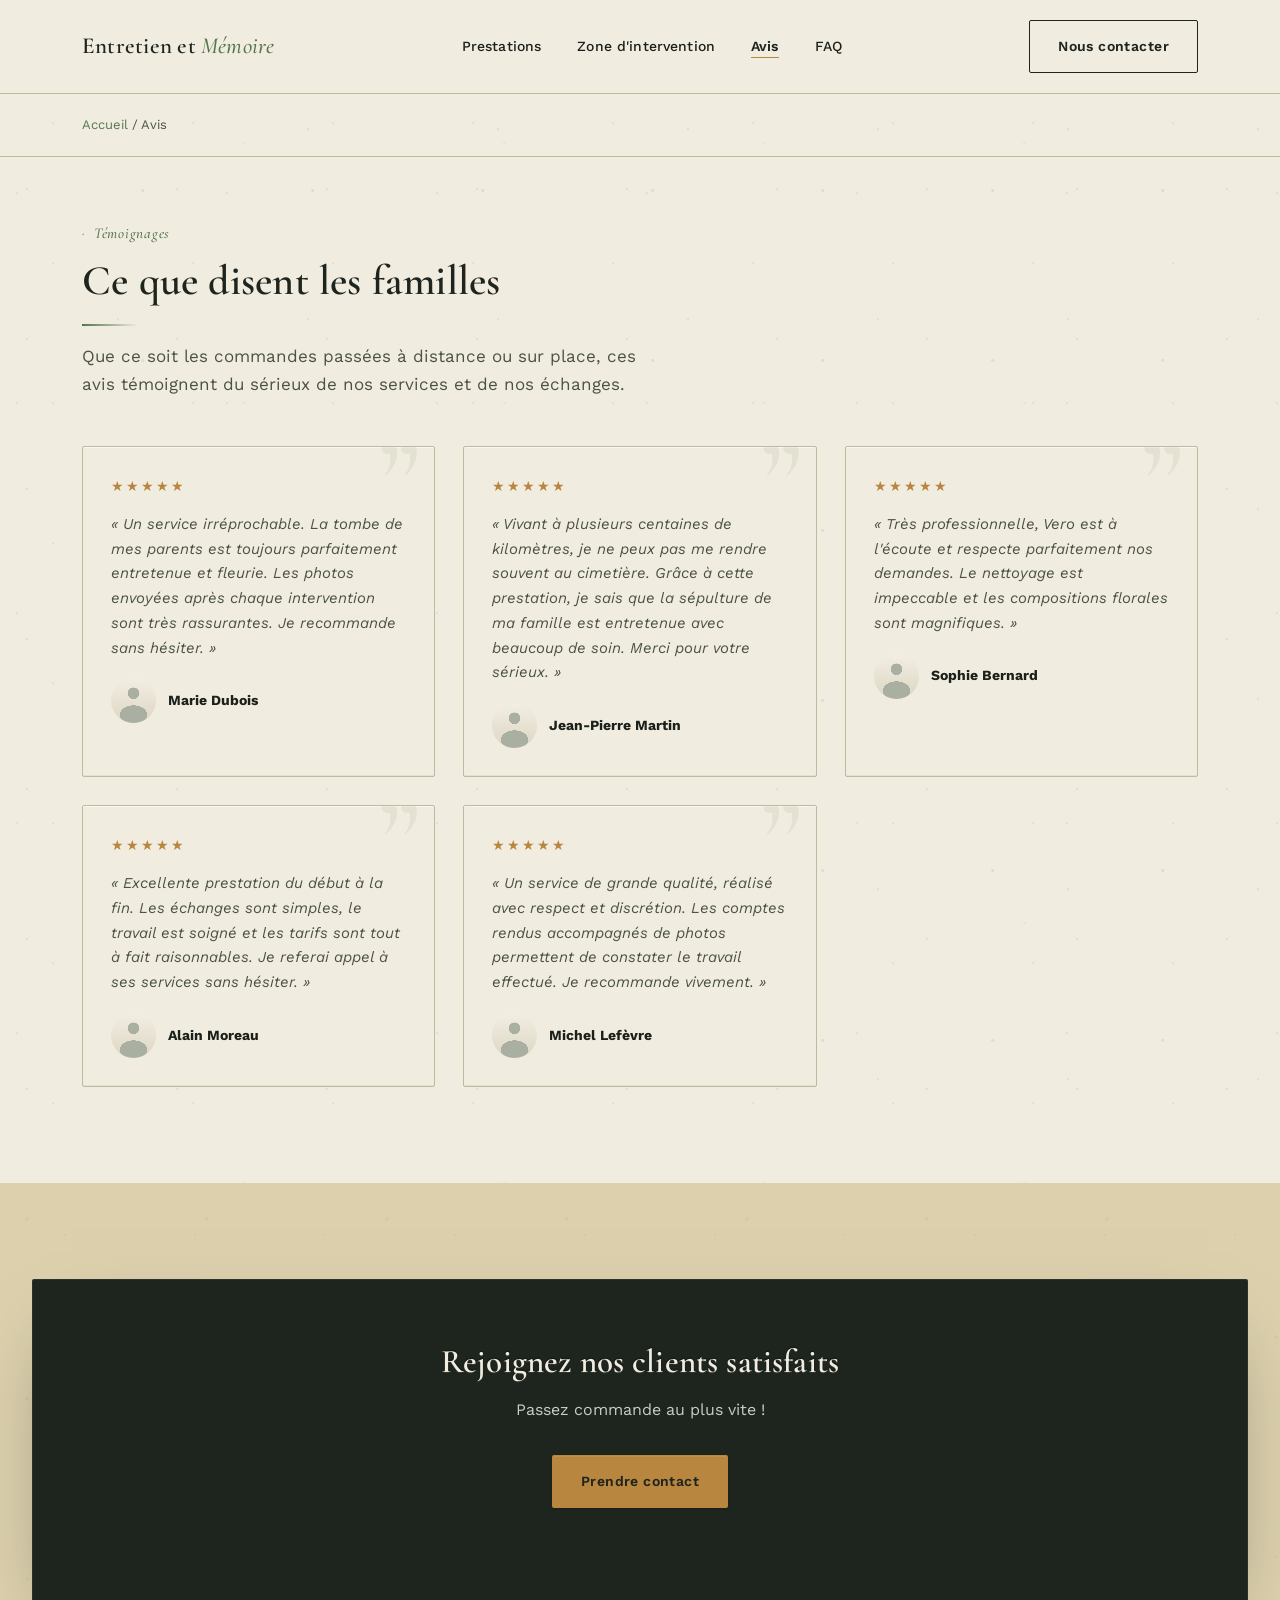
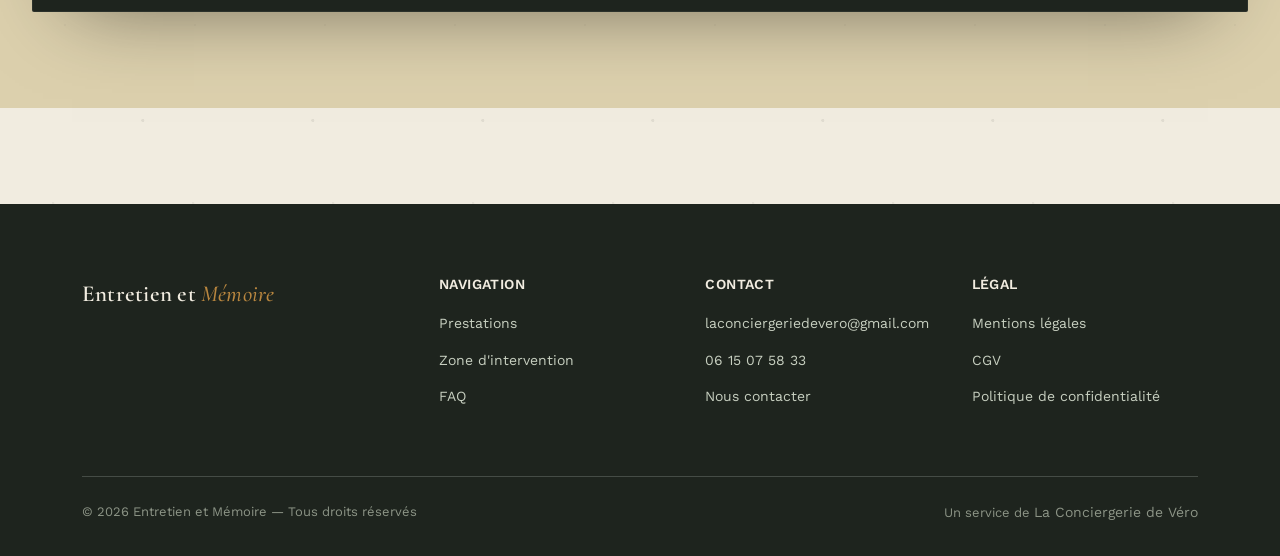
<file: pages/avis.html>
<!DOCTYPE html>
<html lang="fr">
<head>
<meta charset="UTF-8">
<meta name="viewport" content="width=device-width, initial-scale=1.0">
<title>Avis clients : entretien de tombes dans le Calvados | Entretien et Mémoire</title>
<meta name="description" content="Découvrez les témoignages de familles qui nous confient le nettoyage, le fleurissement et l'entretien des sépultures de leurs proches dans le Calvados.">
<meta name="robots" content="index, follow">
<link rel="canonical" href="https://entretienetmemoire.laconciergeriedevero.fr/pages/avis.html">
<link rel="icon" href="../favicon.ico" sizes="any">
<link rel="icon" type="image/png" sizes="32x32" href="../img/favicon-32x32.png">
<link rel="icon" type="image/png" sizes="16x16" href="../img/favicon-16x16.png">
<link rel="apple-touch-icon" href="../img/apple-touch-icon.png">
<meta name="theme-color" content="#1E241E">
<meta property="og:type" content="website">
<meta property="og:site_name" content="Entretien et Mémoire">
<meta property="og:locale" content="fr_FR">
<meta property="og:title" content="Avis clients : entretien de tombes dans le Calvados | Entretien et Mémoire">
<meta property="og:description" content="Découvrez les témoignages de familles qui nous confient le nettoyage, le fleurissement et l'entretien des sépultures de leurs proches dans le Calvados.">
<meta property="og:url" content="https://entretienetmemoire.laconciergeriedevero.fr/pages/avis.html">
<meta property="og:image" content="https://entretienetmemoire.laconciergeriedevero.fr/img/og-image.jpg">
<meta property="og:image:width" content="1200">
<meta property="og:image:height" content="630">
<meta name="twitter:card" content="summary_large_image">
<meta name="twitter:title" content="Avis clients : entretien de tombes dans le Calvados | Entretien et Mémoire">
<meta name="twitter:description" content="Découvrez les témoignages de familles qui nous confient le nettoyage, le fleurissement et l'entretien des sépultures de leurs proches dans le Calvados.">
<meta name="twitter:image" content="https://entretienetmemoire.laconciergeriedevero.fr/img/og-image.jpg">
<link rel="preconnect" href="https://fonts.googleapis.com">
<link rel="preconnect" href="https://fonts.gstatic.com" crossorigin>
<link href="https://fonts.googleapis.com/css2?family=Cormorant+Garamond:ital,wght@0,400;0,500;0,600;0,700;1,400;1,500&family=Work+Sans:wght@400;500;600;700&display=swap" rel="stylesheet">
<link rel="stylesheet" href="../css/style.css">
<script type="application/ld+json">
{
  "@context": "https://schema.org",
  "@type": "BreadcrumbList",
  "itemListElement": [
    {
      "@type": "ListItem",
      "position": 1,
      "name": "Accueil",
      "item": "https://entretienetmemoire.laconciergeriedevero.fr/"
    },
    {
      "@type": "ListItem",
      "position": 2,
      "name": "Avis",
      "item": "https://entretienetmemoire.laconciergeriedevero.fr/pages/avis.html"
    }
  ]
}
</script>
</head>
<body>
<a class="skip-link" href="#contenu">Aller au contenu</a>

<header>
  <nav>
    <a href="../index.html" class="logo">Entretien et <span>Mémoire</span></a>
    <ul class="nav-links" id="menu-principal">
      <li><a href="prestations.html">Prestations</a></li>
      <li><a href="zone-intervention.html">Zone d'intervention</a></li>
      <li><a href="avis.html" class="active">Avis</a></li>
      <li><a href="faq.html">FAQ</a></li>
    </ul>
    <div class="nav-cta">
      <a href="contact.html" class="btn btn-ghost">Nous contacter</a>
    </div>
    <button class="burger" aria-label="Menu" aria-expanded="false" aria-controls="menu-principal">☰</button>
  </nav>
</header>
<main id="contenu">

<div class="breadcrumb">
  <div class="wrap"><a href="../index.html">Accueil</a> / Avis</div>
</div>

<section class="page-header">
  <div class="wrap" data-reveal>
    <span class="eyebrow">Témoignages</span>
    <h1>Ce que disent les familles</h1>
    <p class="lead">Que ce soit les commandes passées à distance ou sur place, ces avis témoignent du sérieux de 
		nos services et de nos échanges.
	</p>
  </div>
</section>

<section style="padding-top:0;">
  <div class="wrap">
    <div class="testi-grid">
      <div class="testi" data-reveal>
        <div class="stars">★★★★★</div>
        <p>« Un service irréprochable. La tombe de mes parents est toujours parfaitement entretenue 
			et fleurie. Les photos envoyées après chaque intervention sont très rassurantes. 
			Je recommande sans hésiter. »</p>
        <div class="who"><div class="avatar"></div><div><b>Marie Dubois</b></div></div>
      </div>
      <div class="testi" data-reveal>
        <div class="stars">★★★★★</div>
        <p>« Vivant à plusieurs centaines de kilomètres, je ne peux pas me rendre souvent au cimetière. 
			Grâce à cette prestation, je sais que la sépulture de ma famille est entretenue avec beaucoup 
			de soin. Merci pour votre sérieux. »</p>
        <div class="who"><div class="avatar"></div><div><b>Jean-Pierre Martin</b></div></div>
      </div>
      <div class="testi" data-reveal>
        <div class="stars">★★★★★</div>
        <p>« Très professionnelle, Vero est à l'écoute et respecte parfaitement nos demandes. 
			Le nettoyage est impeccable et les compositions florales sont magnifiques. »</p>
        <div class="who"><div class="avatar"></div><div><b>Sophie Bernard</b></div></div>
      </div>
      <div class="testi" data-reveal>
        <div class="stars">★★★★★</div>
        <p>« Excellente prestation du début à la fin. Les échanges sont simples, le travail est 
			soigné et les tarifs sont tout à fait raisonnables. Je referai appel à ses services sans hésiter. »</p>
        <div class="who"><div class="avatar"></div><div><b>Alain Moreau</b></div></div>
      </div>
      <div class="testi" data-reveal>
        <div class="stars">★★★★★</div>
        <p>« Un service de grande qualité, réalisé avec respect et discrétion. Les comptes rendus 
			accompagnés de photos permettent de constater le travail effectué. Je recommande vivement. »</p>
        <div class="who"><div class="avatar"></div><div><b>Michel Lefèvre</b></div></div>
      </div>
    </div>
  </div>
</section>

<section class="alt">
  <div class="cta-band" data-reveal>
    <h2>Rejoignez nos clients satisfaits</h2>
    <p>Passez commande au plus vite !</p>
    <div class="hero-actions" style="justify-content:center;">
      <a href="contact.html" class="btn btn-primary">Prendre contact</a>
    </div>
  </div>
</section>

</main>
<footer>
  <div class="wrap">
    <div class="foot-grid">
      <div>
        <a href="../index.html" class="logo">Entretien et <span>Mémoire</span></a>
      </div>
      <div>
        <h4>Navigation</h4>
        <ul>
          <li><a href="prestations.html">Prestations</a></li>
          <li><a href="zone-intervention.html">Zone d'intervention</a></li>
          <li><a href="faq.html">FAQ</a></li>
        </ul>
      </div>
      <div>
        <h4>Contact</h4>
        <ul>
          <li><a href="mailto:laconciergeriedevero@gmail.com">laconciergeriedevero@gmail.com</a></li>
          <li><a href="tel:0615075833">06 15 07 58 33</a></li>
          <li><a href="contact.html">Nous contacter</a></li>
        </ul>
      </div>
      <div>
        <h4>Légal</h4>
        <ul>
          <li><a href="#">Mentions légales</a></li>
          <li><a href="#">CGV</a></li>
          <li><a href="#">Politique de confidentialité</a></li>
        </ul>
      </div>
    </div>
    <div class="foot-bottom">
      <span>© 2026 Entretien et Mémoire — Tous droits réservés</span>
    <span>Un service de <a href="https://laconciergeriedevero.fr/" style="color:inherit;">La Conciergerie de Véro</a></span>
    </div>
  </div>
</footer>

<script src="../js/main.js"></script>
</body>
</html>
</file>
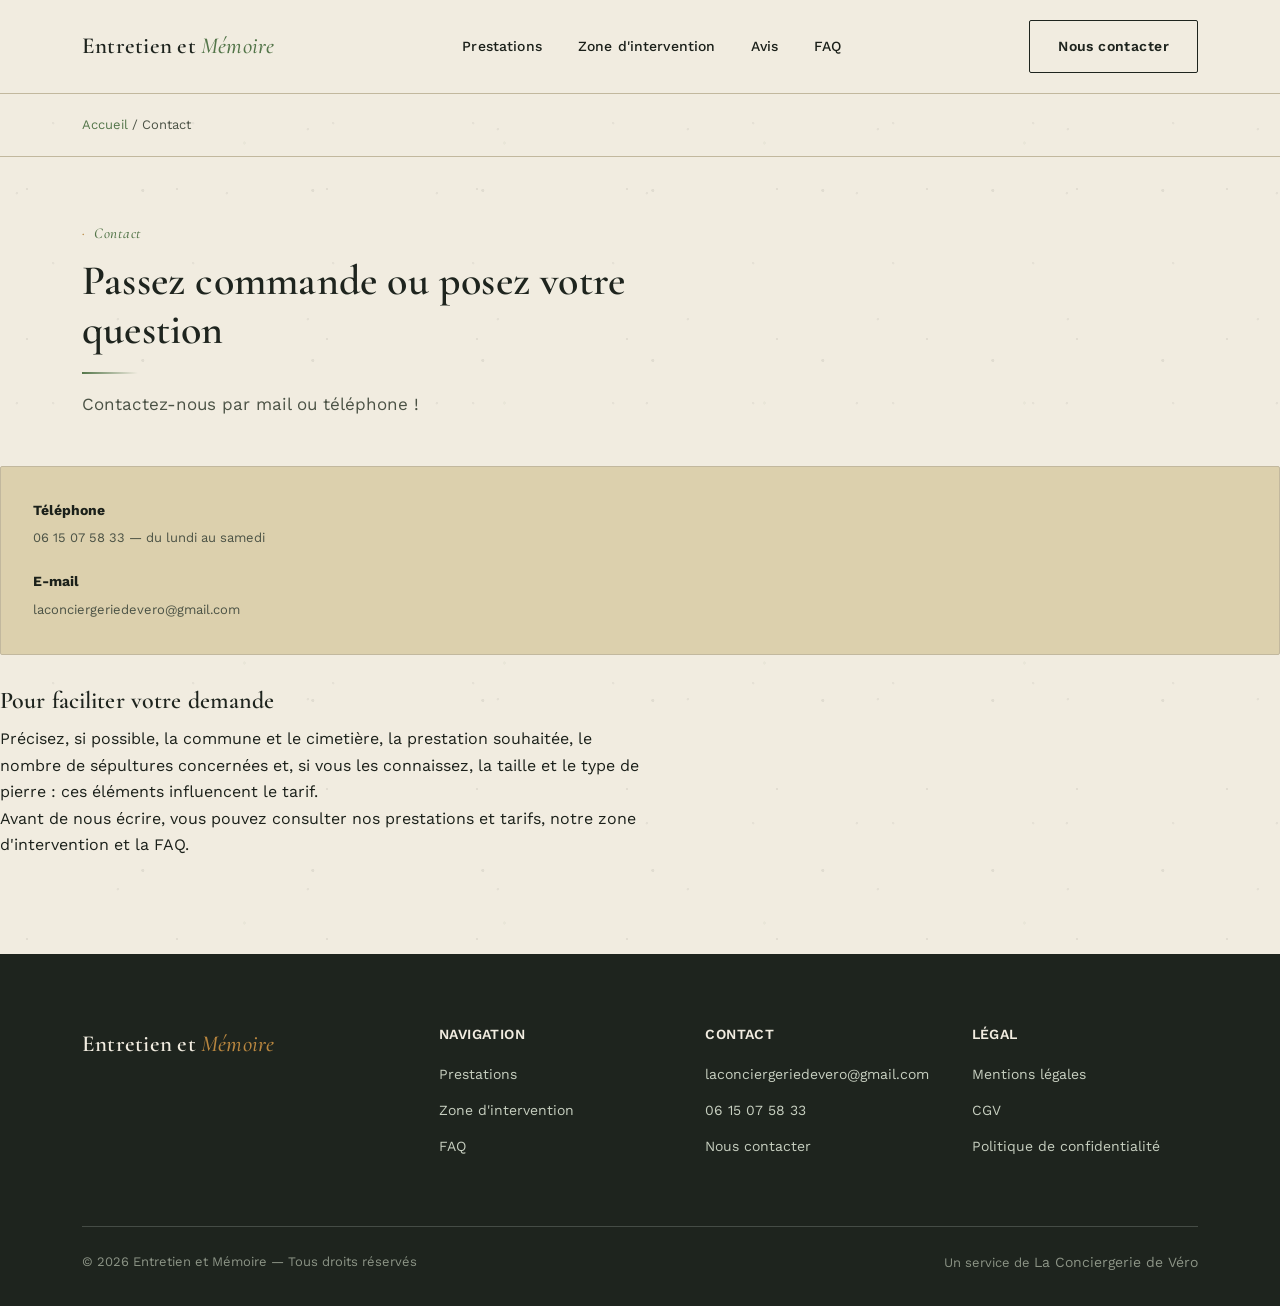
<file: pages/contact.html>
<!DOCTYPE html>
<html lang="fr">
<head>
<meta charset="UTF-8">
<meta name="viewport" content="width=device-width, initial-scale=1.0">
<title>Contact : commander un entretien ou un fleurissement | Entretien et Mémoire</title>
<meta name="description" content="Contactez-nous par téléphone ou par e-mail pour commander le nettoyage, l'entretien ou le fleurissement d'une sépulture dans le Calvados.">
<meta name="robots" content="index, follow">
<link rel="canonical" href="https://entretienetmemoire.laconciergeriedevero.fr/pages/contact.html">
<link rel="icon" href="../favicon.ico" sizes="any">
<link rel="icon" type="image/png" sizes="32x32" href="../img/favicon-32x32.png">
<link rel="icon" type="image/png" sizes="16x16" href="../img/favicon-16x16.png">
<link rel="apple-touch-icon" href="../img/apple-touch-icon.png">
<meta name="theme-color" content="#1E241E">
<meta property="og:type" content="website">
<meta property="og:site_name" content="Entretien et Mémoire">
<meta property="og:locale" content="fr_FR">
<meta property="og:title" content="Contact : commander un entretien ou un fleurissement | Entretien et Mémoire">
<meta property="og:description" content="Contactez-nous par téléphone ou par e-mail pour commander le nettoyage, l'entretien ou le fleurissement d'une sépulture dans le Calvados.">
<meta property="og:url" content="https://entretienetmemoire.laconciergeriedevero.fr/pages/contact.html">
<meta property="og:image" content="https://entretienetmemoire.laconciergeriedevero.fr/img/og-image.jpg">
<meta property="og:image:width" content="1200">
<meta property="og:image:height" content="630">
<meta name="twitter:card" content="summary_large_image">
<meta name="twitter:title" content="Contact : commander un entretien ou un fleurissement | Entretien et Mémoire">
<meta name="twitter:description" content="Contactez-nous par téléphone ou par e-mail pour commander le nettoyage, l'entretien ou le fleurissement d'une sépulture dans le Calvados.">
<meta name="twitter:image" content="https://entretienetmemoire.laconciergeriedevero.fr/img/og-image.jpg">
<link rel="preconnect" href="https://fonts.googleapis.com">
<link rel="preconnect" href="https://fonts.gstatic.com" crossorigin>
<link href="https://fonts.googleapis.com/css2?family=Cormorant+Garamond:ital,wght@0,400;0,500;0,600;0,700;1,400;1,500&family=Work+Sans:wght@400;500;600;700&display=swap" rel="stylesheet">
<link rel="stylesheet" href="../css/style.css">
<script type="application/ld+json">
{
  "@context": "https://schema.org",
  "@type": "BreadcrumbList",
  "itemListElement": [
    {
      "@type": "ListItem",
      "position": 1,
      "name": "Accueil",
      "item": "https://entretienetmemoire.laconciergeriedevero.fr/"
    },
    {
      "@type": "ListItem",
      "position": 2,
      "name": "Contact",
      "item": "https://entretienetmemoire.laconciergeriedevero.fr/pages/contact.html"
    }
  ]
}
</script>
</head>
<body>
<a class="skip-link" href="#contenu">Aller au contenu</a>

<header>
  <nav>
    <a href="../index.html" class="logo">Entretien et <span>Mémoire</span></a>
    <ul class="nav-links" id="menu-principal">
      <li><a href="prestations.html">Prestations</a></li>
      <li><a href="zone-intervention.html">Zone d'intervention</a></li>
      <li><a href="avis.html">Avis</a></li>
      <li><a href="faq.html">FAQ</a></li>
    </ul>
    <div class="nav-cta">
      <a href="contact.html" class="btn btn-ghost">Nous contacter</a>
    </div>
    <button class="burger" aria-label="Menu" aria-expanded="false" aria-controls="menu-principal">☰</button>
  </nav>
</header>
<main id="contenu">

<div class="breadcrumb">
  <div class="wrap"><a href="../index.html">Accueil</a> / Contact</div>
</div>

<section class="page-header">
  <div class="wrap" data-reveal>
    <span class="eyebrow">Contact</span>
    <h1>Passez commande ou posez votre question</h1>
    <p class="lead">Contactez-nous par mail ou téléphone !</p>
  </div>
</section>

    <div data-reveal>
      <div class="contact-info-card">
        <div class="item">
          <div>
            <b>Téléphone</b>
            <span><a href="tel:+33615075833">06 15 07 58 33</a> — du lundi au samedi</span>
          </div>
        </div>
        <div class="item">
          <div>
            <b>E-mail</b>
            <span><a href="mailto:laconciergeriedevero@gmail.com">laconciergeriedevero@gmail.com</a></span>
          </div>
        </div>
      </div>
      <div class="contact-help" style="margin-top:32px; max-width:640px;">
        <h2 style="font-size:24px; margin-bottom:12px;">Pour faciliter votre demande</h2>
        <p>Précisez, si possible, la commune et le cimetière, la prestation souhaitée, le nombre de sépultures concernées et, si vous les connaissez, la taille et le type de pierre : ces éléments influencent le tarif.</p>
        <p>Avant de nous écrire, vous pouvez consulter nos <a href="prestations.html">prestations et tarifs</a>, notre <a href="zone-intervention.html">zone d'intervention</a> et la <a href="faq.html">FAQ</a>.</p>
      </div>
    </div>

  </div>
</section>

</main>
<footer>
  <div class="wrap">
    <div class="foot-grid">
      <div>
        <a href="../index.html" class="logo">Entretien et <span>Mémoire</span></a>
      </div>
      <div>
        <h4>Navigation</h4>
        <ul>
          <li><a href="prestations.html">Prestations</a></li>
          <li><a href="zone-intervention.html">Zone d'intervention</a></li>
          <li><a href="faq.html">FAQ</a></li>
        </ul>
      </div>
      <div>
        <h4>Contact</h4>
        <ul>
          <li><a href="mailto:laconciergeriedevero@gmail.com">laconciergeriedevero@gmail.com</a></li>
          <li><a href="tel:0615075833">06 15 07 58 33</a></li>
          <li><a href="contact.html">Nous contacter</a></li>
        </ul>
      </div>
      <div>
        <h4>Légal</h4>
        <ul>
          <li><a href="#">Mentions légales</a></li>
          <li><a href="#">CGV</a></li>
          <li><a href="#">Politique de confidentialité</a></li>
        </ul>
      </div>
    </div>
    <div class="foot-bottom">
      <span>© 2026 Entretien et Mémoire — Tous droits réservés</span>
    <span>Un service de <a href="https://laconciergeriedevero.fr/" style="color:inherit;">La Conciergerie de Véro</a></span>
    </div>
  </div>
</footer>

<script src="../js/main.js"></script>
</body>
</html>
</file>
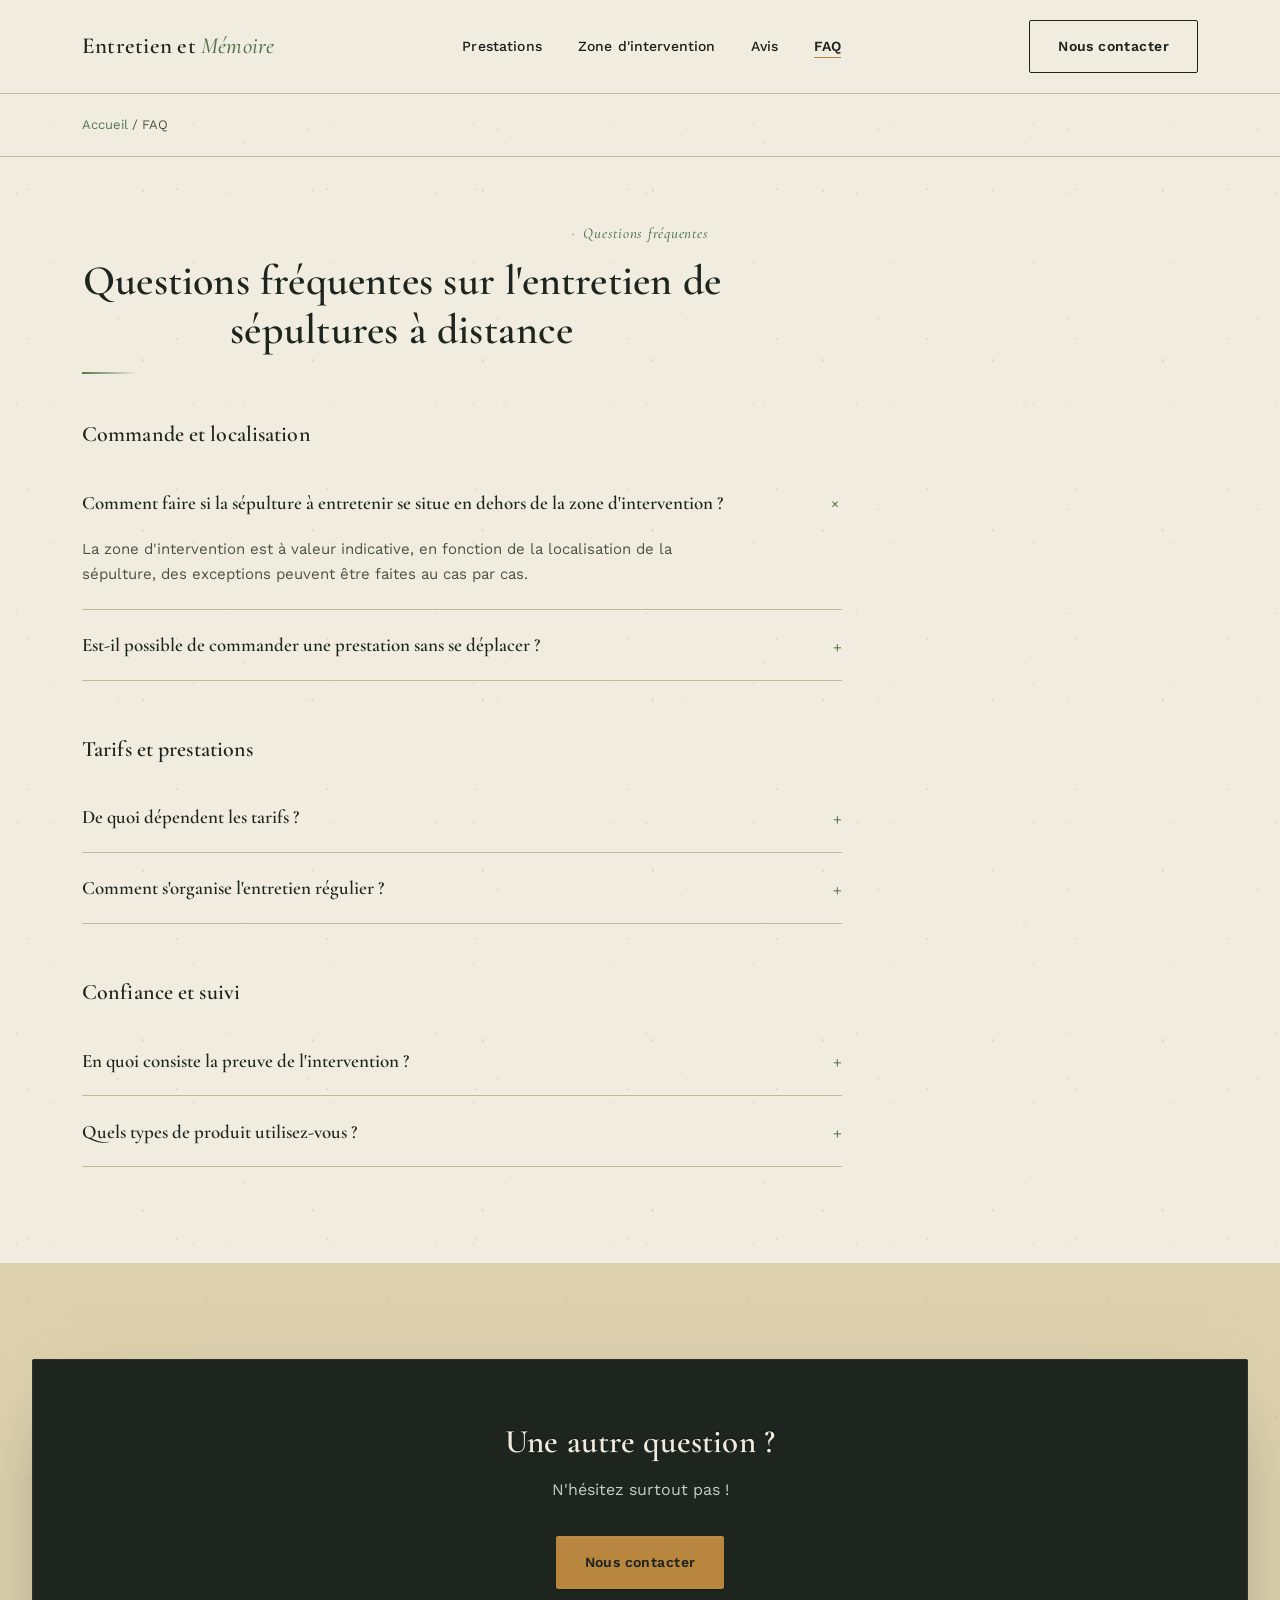
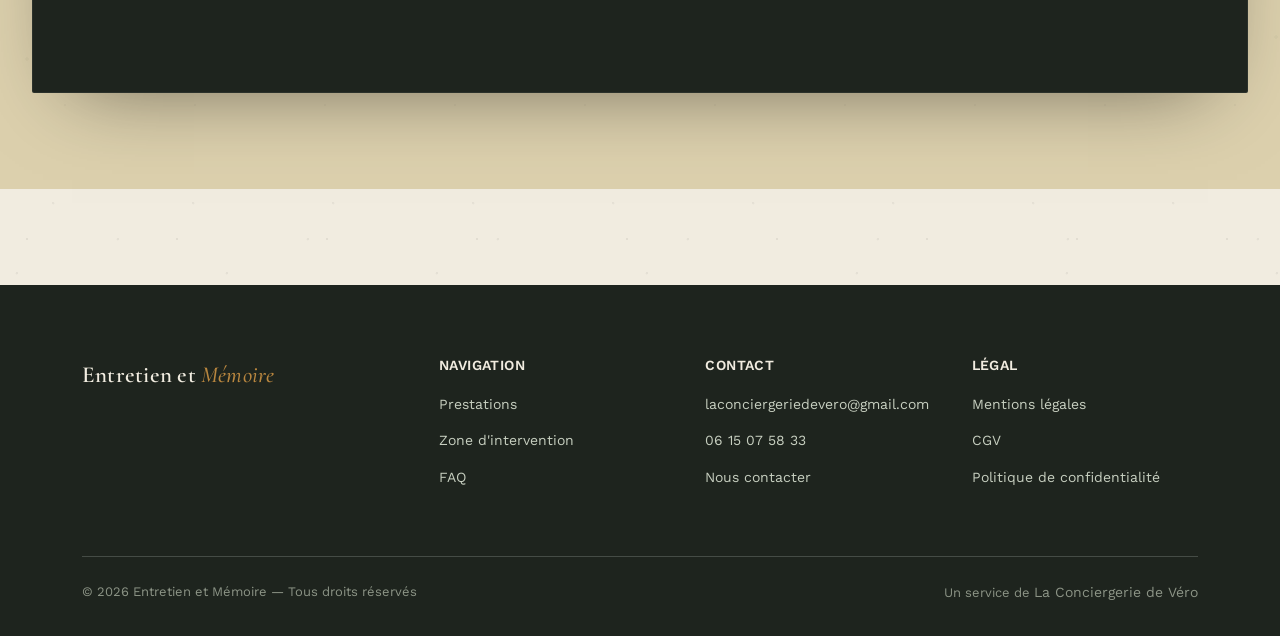
<file: pages/faq.html>
<!DOCTYPE html>
<html lang="fr">
<head>
<meta charset="UTF-8">
<meta name="viewport" content="width=device-width, initial-scale=1.0">
<title>Questions fréquentes sur l'entretien de sépultures | Entretien et Mémoire</title>
<meta name="description" content="Localisation de la tombe, tarifs, paiement, preuve d'intervention : toutes les réponses à vos questions sur notre service d'entretien à distance.">
<meta name="robots" content="index, follow">
<link rel="canonical" href="https://entretienetmemoire.laconciergeriedevero.fr/pages/faq.html">
<link rel="icon" href="../favicon.ico" sizes="any">
<link rel="icon" type="image/png" sizes="32x32" href="../img/favicon-32x32.png">
<link rel="icon" type="image/png" sizes="16x16" href="../img/favicon-16x16.png">
<link rel="apple-touch-icon" href="../img/apple-touch-icon.png">
<meta name="theme-color" content="#1E241E">
<meta property="og:type" content="website">
<meta property="og:site_name" content="Entretien et Mémoire">
<meta property="og:locale" content="fr_FR">
<meta property="og:title" content="Questions fréquentes sur l'entretien de sépultures | Entretien et Mémoire">
<meta property="og:description" content="Localisation de la tombe, tarifs, paiement, preuve d'intervention : toutes les réponses à vos questions sur notre service d'entretien à distance.">
<meta property="og:url" content="https://entretienetmemoire.laconciergeriedevero.fr/pages/faq.html">
<meta property="og:image" content="https://entretienetmemoire.laconciergeriedevero.fr/img/og-image.jpg">
<meta property="og:image:width" content="1200">
<meta property="og:image:height" content="630">
<meta name="twitter:card" content="summary_large_image">
<meta name="twitter:title" content="Questions fréquentes sur l'entretien de sépultures | Entretien et Mémoire">
<meta name="twitter:description" content="Localisation de la tombe, tarifs, paiement, preuve d'intervention : toutes les réponses à vos questions sur notre service d'entretien à distance.">
<meta name="twitter:image" content="https://entretienetmemoire.laconciergeriedevero.fr/img/og-image.jpg">
<link rel="preconnect" href="https://fonts.googleapis.com">
<link rel="preconnect" href="https://fonts.gstatic.com" crossorigin>
<link href="https://fonts.googleapis.com/css2?family=Cormorant+Garamond:ital,wght@0,400;0,500;0,600;0,700;1,400;1,500&family=Work+Sans:wght@400;500;600;700&display=swap" rel="stylesheet">
<link rel="stylesheet" href="../css/style.css">
<script type="application/ld+json">
{
  "@context": "https://schema.org",
  "@type": "FAQPage",
  "mainEntity": [
    {
      "@type": "Question",
      "name": "Comment faire si la sépulture à entretenir se situe en dehors de la zone d'intervention ?",
      "acceptedAnswer": {
        "@type": "Answer",
        "text": "La zone d'intervention est à valeur indicative, en fonction de la localisation de la sépulture, des exceptions peuvent être faites au cas par cas."
      }
    },
    {
      "@type": "Question",
      "name": "Est-il possible de commander une prestation sans se déplacer ?",
      "acceptedAnswer": {
        "@type": "Answer",
        "text": "Bien sûr, nous convenons du moyen de paiement et de communication lors de la prise de contact, pour convenir au mieux à vos besoins."
      }
    },
    {
      "@type": "Question",
      "name": "De quoi dépendent les tarifs ?",
      "acceptedAnswer": {
        "@type": "Answer",
        "text": "Les tarifs indiqués sur le site sont les tarifs minimums, bien sûr en fonction de la taille, du type de pierre et du nombre de tombes à entretenir."
      }
    },
    {
      "@type": "Question",
      "name": "Comment s'organise l'entretien régulier ?",
      "acceptedAnswer": {
        "@type": "Answer",
        "text": "Lors de la prise de contact, on va établir vos besoins et le rythme d'entretien nécessaire, pour ensuite établir le prix et les modalités de paiement."
      }
    },
    {
      "@type": "Question",
      "name": "En quoi consiste la preuve de l'intervention ?",
      "acceptedAnswer": {
        "@type": "Answer",
        "text": "À la fin de l'intervention, on vous envoie (en fonction du moyen de communication convenu au préalable) des photos compte rendu avant/après détaillées. Pour que vous vous rendiez compte au mieux du travail réalisé."
      }
    },
    {
      "@type": "Question",
      "name": "Quels types de produit utilisez-vous ?",
      "acceptedAnswer": {
        "@type": "Answer",
        "text": "J'utilise différents produits et pratique différentes méthodes en fonction du type de pierre, en privilégiant autant que possible des solutions naturelles et respectueuses des matériaux."
      }
    }
  ]
}
</script>
<script type="application/ld+json">
{
  "@context": "https://schema.org",
  "@type": "BreadcrumbList",
  "itemListElement": [
    {
      "@type": "ListItem",
      "position": 1,
      "name": "Accueil",
      "item": "https://entretienetmemoire.laconciergeriedevero.fr/"
    },
    {
      "@type": "ListItem",
      "position": 2,
      "name": "FAQ",
      "item": "https://entretienetmemoire.laconciergeriedevero.fr/pages/faq.html"
    }
  ]
}
</script>
</head>
<body>
<a class="skip-link" href="#contenu">Aller au contenu</a>

<header>
  <nav>
    <a href="../index.html" class="logo">Entretien et <span>Mémoire</span></a>
    <ul class="nav-links" id="menu-principal">
      <li><a href="prestations.html">Prestations</a></li>
      <li><a href="zone-intervention.html">Zone d'intervention</a></li>
      <li><a href="avis.html">Avis</a></li>
      <li><a href="faq.html" class="active">FAQ</a></li>
    </ul>
    <div class="nav-cta">
      <a href="contact.html" class="btn btn-ghost">Nous contacter</a>
    </div>
    <button class="burger" aria-label="Menu" aria-expanded="false" aria-controls="menu-principal">☰</button>
  </nav>
</header>
<main id="contenu">

<div class="breadcrumb">
  <div class="wrap"><a href="../index.html">Accueil</a> / FAQ</div>
</div>

<section class="page-header">
  <div class="wrap" data-reveal style="text-align:center; margin:0 auto;">
    <span class="eyebrow">Questions fréquentes</span>
    <h1>Questions fréquentes sur l'entretien de sépultures à distance</h1>
  </div>
</section>

<section style="padding-top:0;">
  <div class="wrap">

    <div data-reveal>
      <h2 style="font-size:22px; margin-bottom:20px;">Commande et localisation</h2>
      <div class="faq left">
        <div class="faq-item open">
          <button>Comment faire si la sépulture à entretenir se situe en dehors de la zone d'intervention ?<span class="plus">+</span></button>
          <div class="a"><p>La <a href="zone-intervention.html">zone d'intervention</a> est à valeur indicative, en fonction de la localisation de la sépulture, des exceptions peuvent être faites au cas par cas.</p></div>
        </div>
        <div class="faq-item">
          <button>Est-il possible de commander une prestation sans se déplacer ?<span class="plus">+</span></button>
          <div class="a"><p>Bien sûr, nous convenons du moyen de paiement et de communication lors de la prise de contact, pour convenir au mieux à vos besoins.</p></div>
        </div>
      </div>
    </div>

    <div data-reveal style="margin-top:56px;">
      <h2 style="font-size:22px; margin-bottom:20px;">Tarifs et prestations</h2>
      <div class="faq left">
        <div class="faq-item">
          <button>De quoi dépendent les tarifs ? <span class="plus">+</span></button>
          <div class="a"><p>Les tarifs indiqués sur le site (voir les <a href="prestations.html">prestations</a>) sont les tarifs minimums, bien sûr en fonction de la taille, du type de pierre et du nombre
			de tombes à entretenir.
		  </p></div>
        </div>
        <div class="faq-item">
          <button>Comment s'organise l'entretien régulier ?<span class="plus">+</span></button>
          <div class="a"><p>Lors de la prise de contact, on va établir vos besoins et le rythme d'entretien nécessaire, pour ensuite établir le prix 
			et les modalités de paiement.</p></div>
        </div>
      </div>
    </div>

    <div data-reveal style="margin-top:56px;">
      <h2 style="font-size:22px; margin-bottom:20px;">Confiance et suivi</h2>
      <div class="faq left">
        <div class="faq-item">
          <button>En quoi consiste la preuve de l'intervention ? <span class="plus">+</span></button>
          <div class="a"><p>À la fin de l'intervention, on vous envoie (en fonction du moyen de communication convenu au préalable) des photos compte rendu avant/après détaillées.
			Pour que vous vous rendiez compte au mieux du travail réalisé.
		  </p></div>
        </div>
        <div class="faq-item">
          <button>Quels types de produit utilisez-vous ?<span class="plus">+</span></button>
          <div class="a"><p>J'utilise différents produits et pratique différentes méthodes en fonction du type de pierre, 
			en privilégiant autant que possible des solutions naturelles et respectueuses des matériaux.</p></div>
        </div>
      </div>
    </div>

  </div>
</section>

<section class="alt">
  <div class="cta-band" data-reveal>
    <h2>Une autre question ?</h2>
    <p>N'hésitez surtout pas !</p>
    <div class="hero-actions" style="justify-content:center;">
      <a href="contact.html" class="btn btn-primary">Nous contacter</a>
    </div>
  </div>
</section>

</main>
<footer>
  <div class="wrap">
    <div class="foot-grid">
      <div>
        <a href="../index.html" class="logo">Entretien et <span>Mémoire</span></a>
      </div>
      <div>
        <h4>Navigation</h4>
        <ul>
          <li><a href="prestations.html">Prestations</a></li>
          <li><a href="zone-intervention.html">Zone d'intervention</a></li>
          <li><a href="faq.html">FAQ</a></li>
        </ul>
      </div>
      <div>
        <h4>Contact</h4>
        <ul>
          <li><a href="mailto:laconciergeriedevero@gmail.com">laconciergeriedevero@gmail.com</a></li>
          <li><a href="tel:0615075833">06 15 07 58 33</a></li>
          <li><a href="contact.html">Nous contacter</a></li>
        </ul>
      </div>
      <div>
        <h4>Légal</h4>
        <ul>
          <li><a href="#">Mentions légales</a></li>
          <li><a href="#">CGV</a></li>
          <li><a href="#">Politique de confidentialité</a></li>
        </ul>
      </div>
    </div>
    <div class="foot-bottom">
      <span>© 2026 Entretien et Mémoire — Tous droits réservés</span>
    <span>Un service de <a href="https://laconciergeriedevero.fr/" style="color:inherit;">La Conciergerie de Véro</a></span>
    </div>
  </div>
</footer>

<script src="../js/main.js"></script>
</body>
</html>
</file>
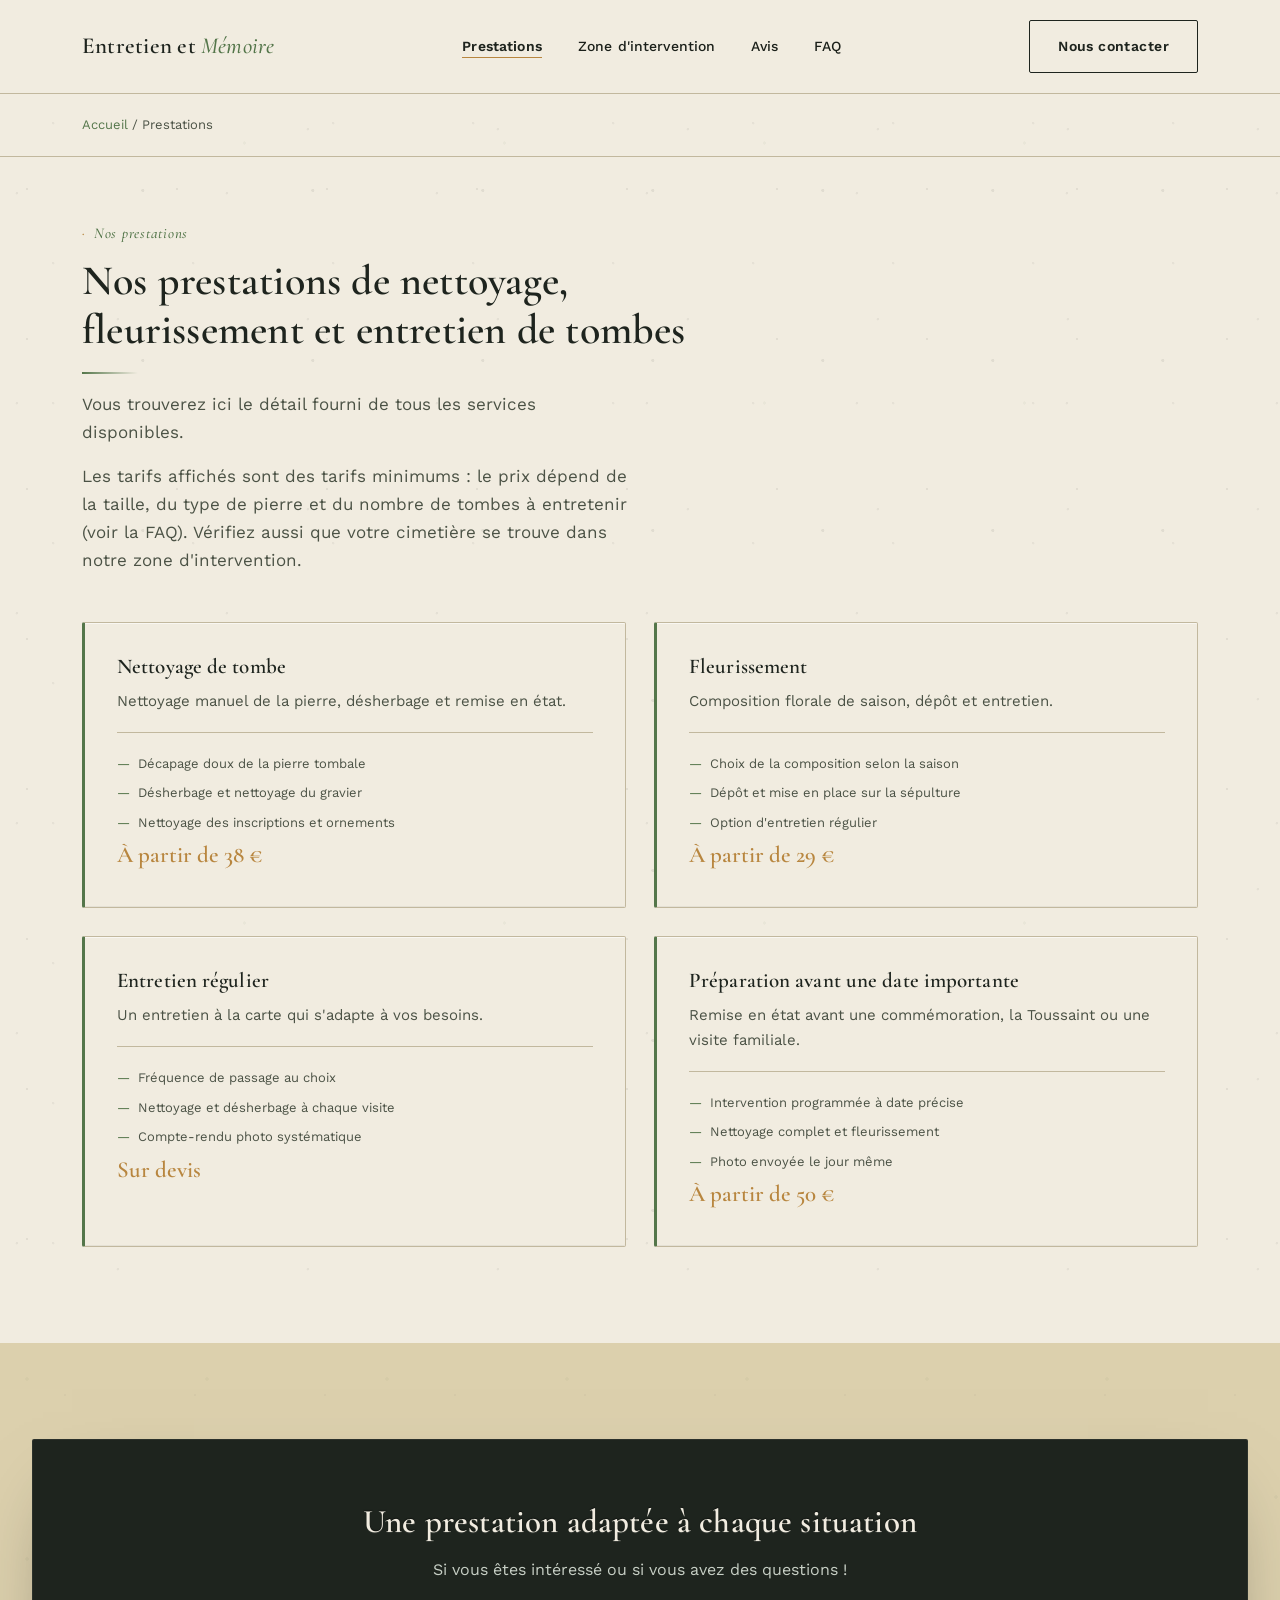
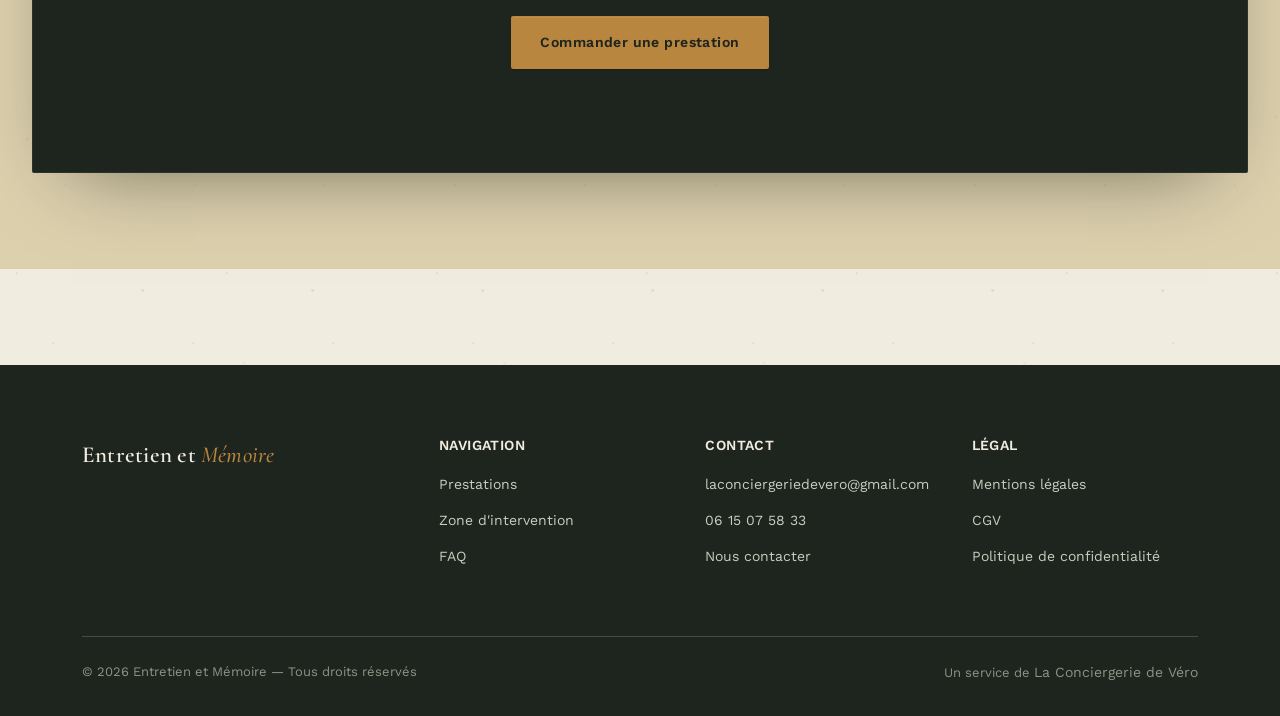
<file: pages/prestations.html>
<!DOCTYPE html>
<html lang="fr">
<head>
<meta charset="UTF-8">
<meta name="viewport" content="width=device-width, initial-scale=1.0">
<title>Prestations et tarifs de nettoyage de tombe | Entretien et Mémoire</title>
<meta name="description" content="Nettoyage de la pierre, fleurissement de saison, entretien régulier et préparation avant une date importante : le détail de nos prestations et tarifs.">
<meta name="robots" content="index, follow">
<link rel="canonical" href="https://entretienetmemoire.laconciergeriedevero.fr/pages/prestations.html">
<link rel="icon" href="../favicon.ico" sizes="any">
<link rel="icon" type="image/png" sizes="32x32" href="../img/favicon-32x32.png">
<link rel="icon" type="image/png" sizes="16x16" href="../img/favicon-16x16.png">
<link rel="apple-touch-icon" href="../img/apple-touch-icon.png">
<meta name="theme-color" content="#1E241E">
<meta property="og:type" content="website">
<meta property="og:site_name" content="Entretien et Mémoire">
<meta property="og:locale" content="fr_FR">
<meta property="og:title" content="Prestations et tarifs de nettoyage de tombe | Entretien et Mémoire">
<meta property="og:description" content="Nettoyage de la pierre, fleurissement de saison, entretien régulier et préparation avant une date importante : le détail de nos prestations et tarifs.">
<meta property="og:url" content="https://entretienetmemoire.laconciergeriedevero.fr/pages/prestations.html">
<meta property="og:image" content="https://entretienetmemoire.laconciergeriedevero.fr/img/og-image.jpg">
<meta property="og:image:width" content="1200">
<meta property="og:image:height" content="630">
<meta name="twitter:card" content="summary_large_image">
<meta name="twitter:title" content="Prestations et tarifs de nettoyage de tombe | Entretien et Mémoire">
<meta name="twitter:description" content="Nettoyage de la pierre, fleurissement de saison, entretien régulier et préparation avant une date importante : le détail de nos prestations et tarifs.">
<meta name="twitter:image" content="https://entretienetmemoire.laconciergeriedevero.fr/img/og-image.jpg">
<link rel="preconnect" href="https://fonts.googleapis.com">
<link rel="preconnect" href="https://fonts.gstatic.com" crossorigin>
<link href="https://fonts.googleapis.com/css2?family=Cormorant+Garamond:ital,wght@0,400;0,500;0,600;0,700;1,400;1,500&family=Work+Sans:wght@400;500;600;700&display=swap" rel="stylesheet">
<link rel="stylesheet" href="../css/style.css">
<script type="application/ld+json">
{
  "@context": "https://schema.org",
  "@type": "Service",
  "serviceType": "Entretien de sépultures",
  "provider": {
    "@type": "LocalBusiness",
    "@id": "https://entretienetmemoire.laconciergeriedevero.fr/#business",
    "name": "Entretien et Mémoire"
  },
  "areaServed": {
    "@type": "GeoCircle",
    "geoMidpoint": {
      "@type": "GeoCoordinates",
      "latitude": 49.2942,
      "longitude": -0.3783
    },
    "geoRadius": "20000"
  },
  "hasOfferCatalog": {
    "@type": "OfferCatalog",
    "name": "Prestations d'entretien de sépultures",
    "itemListElement": [
      {
        "@type": "Offer",
        "itemOffered": {
          "@type": "Service",
          "name": "Nettoyage de tombe",
          "description": "Nettoyage manuel de la pierre, désherbage et remise en état."
        },
        "priceSpecification": {
          "@type": "PriceSpecification",
          "minPrice": 38.0,
          "priceCurrency": "EUR"
        }
      },
      {
        "@type": "Offer",
        "itemOffered": {
          "@type": "Service",
          "name": "Fleurissement",
          "description": "Composition florale de saison, dépôt et entretien."
        },
        "priceSpecification": {
          "@type": "PriceSpecification",
          "minPrice": 29.0,
          "priceCurrency": "EUR"
        }
      },
      {
        "@type": "Offer",
        "itemOffered": {
          "@type": "Service",
          "name": "Entretien régulier",
          "description": "Un entretien à la carte qui s'adapte aux besoins de la famille."
        }
      },
      {
        "@type": "Offer",
        "itemOffered": {
          "@type": "Service",
          "name": "Préparation avant une date importante",
          "description": "Remise en état avant une commémoration, la Toussaint ou une visite familiale."
        },
        "priceSpecification": {
          "@type": "PriceSpecification",
          "minPrice": 50.0,
          "priceCurrency": "EUR"
        }
      }
    ]
  }
}
</script>
<script type="application/ld+json">
{
  "@context": "https://schema.org",
  "@type": "BreadcrumbList",
  "itemListElement": [
    {
      "@type": "ListItem",
      "position": 1,
      "name": "Accueil",
      "item": "https://entretienetmemoire.laconciergeriedevero.fr/"
    },
    {
      "@type": "ListItem",
      "position": 2,
      "name": "Prestations",
      "item": "https://entretienetmemoire.laconciergeriedevero.fr/pages/prestations.html"
    }
  ]
}
</script>
</head>
<body>
<a class="skip-link" href="#contenu">Aller au contenu</a>

<header>
  <nav>
    <a href="../index.html" class="logo">Entretien et <span>Mémoire</span></a>
    <ul class="nav-links" id="menu-principal">
      <li><a href="prestations.html" class="active">Prestations</a></li>
      <li><a href="zone-intervention.html">Zone d'intervention</a></li>
      <li><a href="avis.html">Avis</a></li>
      <li><a href="faq.html">FAQ</a></li>
    </ul>
    <div class="nav-cta">
      <a href="contact.html" class="btn btn-ghost">Nous contacter</a>
    </div>
    <button class="burger" aria-label="Menu" aria-expanded="false" aria-controls="menu-principal">☰</button>
  </nav>
</header>
<main id="contenu">

<div class="breadcrumb">
  <div class="wrap"><a href="../index.html">Accueil</a> / Prestations</div>
</div>

<section class="page-header">
  <div class="wrap" data-reveal>
    <span class="eyebrow">Nos prestations</span>
    <h1>Nos prestations de nettoyage, fleurissement et entretien de tombes</h1>
    <p class="lead">Vous trouverez ici le détail fourni de tous les services disponibles.</p>
    <p class="lead">Les tarifs affichés sont des tarifs minimums : le prix dépend de la taille, du type de pierre et du nombre de tombes à entretenir (<a href="faq.html">voir la FAQ</a>). Vérifiez aussi que votre cimetière se trouve dans notre <a href="zone-intervention.html">zone d'intervention</a>.</p>
  </div>
</section>

<section style="padding-top:0;">
  <div class="wrap">
    <div class="services-grid cols-2">
      <div class="service-card" data-reveal>
        <h3>Nettoyage de tombe</h3>
        <p>Nettoyage manuel de la pierre, désherbage et remise en état.</p>
        <ul class="details">
          <li>Décapage doux de la pierre tombale</li>
          <li>Désherbage et nettoyage du gravier</li>
          <li>Nettoyage des inscriptions et ornements</li>
        </ul>
        <span class="price">À partir de 38 €</span>
      </div>
      <div class="service-card" data-reveal>
        <h3>Fleurissement</h3>
        <p>Composition florale de saison, dépôt et entretien.</p>
        <ul class="details">
          <li>Choix de la composition selon la saison</li>
          <li>Dépôt et mise en place sur la sépulture</li>
          <li>Option d'entretien régulier</li>
        </ul>
        <span class="price">À partir de 29 €</span>
      </div>
      <div class="service-card" data-reveal>
        <h3>Entretien régulier</h3>
        <p>Un entretien à la carte qui s'adapte à vos besoins.</p>
        <ul class="details">
          <li>Fréquence de passage au choix</li>
          <li>Nettoyage et désherbage à chaque visite</li>
          <li>Compte-rendu photo systématique</li>
        </ul>
        <span class="price">Sur devis</span>
      </div>
      <div class="service-card" data-reveal>
        <h3>Préparation avant une date importante</h3>
        <p>Remise en état avant une commémoration, la Toussaint ou une visite familiale.</p>
        <ul class="details">
          <li>Intervention programmée à date précise</li>
          <li>Nettoyage complet et fleurissement</li>
          <li>Photo envoyée le jour même</li>
        </ul>
        <span class="price">À partir de 50 €</span>
      </div>
    </div>
  </div>
</section>

<section class="alt">
  <div class="cta-band" data-reveal>
    <h2>Une prestation adaptée à chaque situation</h2>
    <p>Si vous êtes intéressé ou si vous avez des questions !</p>
    <div class="hero-actions" style="justify-content:center;">
      <a href="contact.html" class="btn btn-primary">Commander une prestation</a>
    </div>
  </div>
</section>

</main>
<footer>
  <div class="wrap">
    <div class="foot-grid">
      <div>
        <a href="../index.html" class="logo">Entretien et <span>Mémoire</span></a>
      </div>
      <div>
        <h4>Navigation</h4>
        <ul>
          <li><a href="prestations.html">Prestations</a></li>
          <li><a href="zone-intervention.html">Zone d'intervention</a></li>
          <li><a href="faq.html">FAQ</a></li>
        </ul>
      </div>
      <div>
        <h4>Contact</h4>
        <ul>
          <li><a href="mailto:laconciergeriedevero@gmail.com">laconciergeriedevero@gmail.com</a></li>
          <li><a href="tel:0615075833">06 15 07 58 33</a></li>
          <li><a href="contact.html">Nous contacter</a></li>
        </ul>
      </div>
      <div>
        <h4>Légal</h4>
        <ul>
          <li><a href="#">Mentions légales</a></li>
          <li><a href="#">CGV</a></li>
          <li><a href="#">Politique de confidentialité</a></li>
        </ul>
      </div>
    </div>
    <div class="foot-bottom">
      <span>© 2026 Entretien et Mémoire — Tous droits réservés</span>
    <span>Un service de <a href="https://laconciergeriedevero.fr/" style="color:inherit;">La Conciergerie de Véro</a></span>
    </div>
  </div>
</footer>

<script src="../js/main.js"></script>
</body>
</html>
</file>
<file: css/style.css>
/* ==========================================================================
   La Conciergerie de Véro — style.css
   Design tokens : granit / calcaire / lichen / bronze patiné
   ========================================================================== */

:root{
  --ardoise:#1E241E;
  --ardoise-light:#3A4536;
  --ivoire:#F1ECE0;
  --ivoire-warm:#DCD0AD;
  --mousse:#54764A;
  --mousse-light:#9FBE8B;
  --or:#B8863F;
  --or-light:#D6A85E;
  --pierre:#C2B89E;
  --texte:#1B201A;
  --texte-doux:#4B5245;
  --radius:2px;
  --maxw:1180px;
}

*{box-sizing:border-box; margin:0; padding:0;}
html{scroll-behavior:smooth;}
body{
  font-family:'Work Sans', sans-serif;
  color:var(--texte);
  background:
    radial-gradient(circle at 18% 26%, rgba(27,32,26,.07) 0 1px, transparent 1.5px),
    radial-gradient(circle at 62% 68%, rgba(27,32,26,.06) 0 1px, transparent 1.5px),
    radial-gradient(circle at 84% 12%, rgba(27,32,26,.075) 0 1.3px, transparent 1.8px),
    radial-gradient(circle at 38% 88%, rgba(27,32,26,.055) 0 1px, transparent 1.5px),
    radial-gradient(circle at 8% 92%, rgba(27,32,26,.06) 0 1px, transparent 1.5px),
    radial-gradient(circle at 94% 55%, rgba(84,118,74,.05) 0 1.4px, transparent 1.8px),
    var(--ivoire);
  background-size:150px 150px, 190px 190px, 170px 170px, 140px 140px, 210px 210px, 260px 260px, auto;
  line-height:1.65;
  -webkit-font-smoothing:antialiased;
}
h1,h2,h3,h4{
  font-family:'Cormorant Garamond', serif;
  font-weight:600;
  line-height:1.15;
  color:var(--ardoise);
  letter-spacing:.005em;
}
a{color:inherit; text-decoration:none;}
img{max-width:100%; display:block;}
ul{list-style:none;}

.wrap{max-width:var(--maxw); margin:0 auto; padding:0 32px;}
.eyebrow{
  font-family:'Cormorant Garamond', serif;
  font-style:italic;
  font-weight:500;
  font-size:15px;
  letter-spacing:.05em;
  color:var(--mousse);
  margin-bottom:12px;
  display:block;
}
.eyebrow::before{
  content:'◆';
  display:inline-block;
  font-size:8px;
  color:var(--or);
  margin-right:9px;
  transform:translateY(-2px);
}
.btn{
  display:inline-flex;
  align-items:center;
  gap:8px;
  padding:14px 28px;
  border-radius:var(--radius);
  font-weight:600;
  font-size:14px;
  letter-spacing:.03em;
  cursor:pointer;
  border:1px solid transparent;
  transition:transform .15s ease, background .2s ease, box-shadow .2s ease;
}
.btn:hover{transform:translateY(-1px);}
.btn-primary{
  background:var(--ardoise); color:var(--ivoire);
  box-shadow:inset 0 1px 0 rgba(255,255,255,.08), 0 1px 2px rgba(0,0,0,.2);
}
.btn-primary:hover{background:var(--ardoise-light);}
.btn-ghost{border-color:var(--ardoise); color:var(--ardoise);}
.btn-ghost:hover{background:var(--ardoise); color:var(--ivoire);}

/* -------- placeholder image blocks (marques de burin) -------- */
.ph{
  background:
    repeating-linear-gradient(45deg, rgba(42,47,44,.06) 0 2px, transparent 2px 11px),
    repeating-linear-gradient(-45deg, rgba(42,47,44,.045) 0 2px, transparent 2px 11px),
    linear-gradient(160deg, var(--pierre), #BEB6A0);
  border:1px solid rgba(42,47,44,.28);
  border-radius:var(--radius);
  display:flex;
  align-items:center;
  justify-content:center;
  text-align:center;
  color:var(--texte-doux);
  font-size:13px;
  letter-spacing:.03em;
  text-transform:uppercase;
  min-height:200px;
  padding:16px;
}

/* -------- header / nav -------- */
header{
  position:sticky; top:0; z-index:50;
  background:rgba(241,236,224,.93);
  backdrop-filter:blur(8px);
  border-bottom:1px solid var(--pierre);
}
nav{
  display:flex; align-items:center; justify-content:space-between;
  padding:20px 32px; max-width:var(--maxw); margin:0 auto;
}
.logo{font-family:'Cormorant Garamond', serif; font-size:23px; font-weight:600; color:var(--ardoise); letter-spacing:.01em;}
.logo span{color:var(--mousse); font-style:italic; font-weight:500;}
.nav-links{display:flex; gap:36px; font-size:14px; font-weight:500; letter-spacing:.01em;}
.nav-links a{position:relative; padding-bottom:4px;}
.nav-links a::after{
  content:''; position:absolute; left:0; bottom:0; height:1px; width:0;
  background:var(--or); transition:width .2s ease;
}
.nav-links a:hover::after, .nav-links a.active::after{width:100%;}
.nav-links a.active{color:var(--ardoise); font-weight:600;}
.nav-cta{display:flex; gap:12px; align-items:center;}
.burger{display:none; background:none; border:none; cursor:pointer; font-size:20px; color:var(--ardoise);}

.nav-links.mobile-open{
  display:flex; position:absolute; top:100%; left:0; right:0;
  flex-direction:column; background:var(--ivoire); border-bottom:1px solid var(--pierre);
  padding:16px 32px; gap:0;
}
.nav-links.mobile-open a{padding:12px 0; border-bottom:1px solid var(--pierre);}

/* -------- breadcrumb (pages intérieures) -------- */
.breadcrumb{
  padding:20px 0; font-size:13px; color:var(--texte-doux); border-bottom:1px solid var(--pierre);
}
.breadcrumb a{color:var(--mousse);}
.breadcrumb a:hover{text-decoration:underline;}

/* -------- page header (pages intérieures) -------- */
.page-header{padding:64px 0 48px;}
.page-header h1{font-size:42px; max-width:640px;}
.page-header h1::after{
  content:''; display:block; width:56px; height:2px; margin-top:18px;
  background:linear-gradient(90deg, var(--mousse), transparent);
}
.page-header p.lead{font-size:17px; color:var(--texte-doux); max-width:560px; margin-top:16px;}

/* -------- hero (accueil) : dalle de granit sombre -------- */
.hero{
  position:relative; overflow:visible;
  padding:100px 0 130px;
  background:
    radial-gradient(ellipse 60% 50% at 80% 0%, rgba(159,190,139,.09), transparent 60%),
    radial-gradient(circle at 12% 20%, rgba(255,255,255,.03) 0 1px, transparent 1.6px),
    radial-gradient(circle at 70% 60%, rgba(255,255,255,.025) 0 1px, transparent 1.6px),
    radial-gradient(circle at 40% 85%, rgba(255,255,255,.03) 0 1px, transparent 1.6px),
    linear-gradient(160deg, var(--ardoise), #171C15 85%);
  background-size:auto, 170px 170px, 200px 200px, 150px 150px, auto;
  color:var(--ivoire);
}
.hero::after{
  content:'';
  position:absolute; left:0; right:0; bottom:-1px; height:34px;
  background:var(--ivoire);
  clip-path:polygon(0% 100%,0% 38%,4% 55%,8% 30%,13% 62%,18% 20%,23% 48%,29% 12%,35% 58%,
    41% 26%,46% 66%,52% 18%,58% 50%,63% 8%,69% 44%,75% 24%,80% 60%,86% 15%,91% 46%,96% 22%,100% 52%,100% 100%);
}
.hero .wrap{position:relative; z-index:1; display:grid; grid-template-columns:1.1fr .9fr; gap:64px; align-items:center;}
.hero .eyebrow{color:var(--mousse-light);}
.hero .eyebrow::before{color:var(--or-light);}
.hero h1{
  color:var(--ivoire);
  font-size:52px; margin-bottom:22px; max-width:520px;
  text-shadow:0 1px 0 rgba(255,255,255,.06), 0 2px 18px rgba(0,0,0,.4);
}
.hero p.lead{font-size:18px; color:#C4CDBB; max-width:460px; margin-bottom:32px;}
.hero .btn-primary{background:var(--or); color:var(--ardoise);}
.hero .btn-primary:hover{background:var(--or-light);}
.hero .btn-ghost{border-color:#4C583F; color:var(--ivoire);}
.hero .btn-ghost:hover{background:rgba(255,255,255,.08); color:var(--ivoire);}
.hero-actions{display:flex; gap:16px; margin-bottom:40px; flex-wrap:wrap;}
.hero-stats{display:flex; gap:36px;}
.stat b{font-family:'Cormorant Garamond', serif; font-size:29px; color:var(--ivoire); display:block; font-weight:600;}
.stat span{font-size:13px; color:#93A084;}

/* -------- signature: curseur avant / après -------- */
.ba-slider{
  position:relative; border-radius:var(--radius); overflow:hidden;
  aspect-ratio:4/5; border:1px solid rgba(184,134,63,.45);
  box-shadow:0 30px 70px -20px rgba(0,0,0,.6);
}
.ba-slider .ph{position:absolute; inset:0; min-height:0; border:none; border-radius:0;}
.ba-slider .ph picture, .ba-slider .ph img{width:100%; height:100%; object-fit:cover; display:block;}
.ba-before{background:linear-gradient(160deg,#A9A28E,#7C7563);}
.ba-after{
  background:linear-gradient(160deg, var(--pierre), #E2DAC6);
  clip-path:inset(0 50% 0 0);
}
.ba-handle{
  position:absolute; top:0; bottom:0; left:50%;
  width:2px; background:var(--ivoire);
  transform:translateX(-1px);
  cursor:ew-resize;
}
.ba-handle::after{
  content:'⇔'; position:absolute; top:50%; left:50%;
  transform:translate(-50%,-50%);
  width:40px; height:40px; border-radius:50%;
  background:var(--ivoire); color:var(--ardoise);
  display:flex; align-items:center; justify-content:center;
  font-size:16px; box-shadow:0 4px 14px rgba(0,0,0,.25);
}
.ba-label{
  position:absolute; bottom:14px; font-size:11px; letter-spacing:.08em;
  text-transform:uppercase; background:rgba(42,47,44,.86); color:var(--ivoire);
  padding:5px 10px; border-radius:2px;
}
.ba-label.left{left:14px;} .ba-label.right{right:14px;}

/* -------- section shell -------- */
section{padding:96px 0;}
.section-head{max-width:620px; margin-bottom:56px;}
.section-head h2{font-size:36px;}
.section-head h2::after{
  content:''; display:block; width:72px; height:3px; margin-top:18px;
  background:linear-gradient(90deg, var(--mousse), var(--or-light) 65%, transparent);
}
.section-head p{color:var(--texte-doux); font-size:17px; margin-top:16px;}
.alt{
  background:
    radial-gradient(circle at 15% 20%, rgba(84,118,74,.05) 0 1.5px, transparent 2px),
    radial-gradient(circle at 80% 70%, rgba(84,118,74,.05) 0 1.5px, transparent 2px),
    radial-gradient(circle at 50% 40%, rgba(27,32,26,.03) 0 1px, transparent 1.5px),
    var(--ivoire-warm);
  background-size:180px 180px, 220px 220px, 130px 130px, auto;
}
.section-foot{margin-top:40px;}

/* -------- services -------- */
.services-grid{display:grid; grid-template-columns:repeat(3,1fr); gap:28px;}
.services-grid.cols-2{grid-template-columns:repeat(2,1fr);}
.service-card{
  background:var(--ivoire); border:1px solid var(--pierre); border-left:3px solid var(--mousse); border-radius:var(--radius);
  padding:32px; transition:border-color .2s ease, transform .2s ease, box-shadow .2s ease;
  box-shadow:inset 0 1px 0 rgba(255,255,255,.6), inset 0 -1px 0 rgba(27,32,26,.06);
}
.service-card:hover{border-color:var(--pierre); border-left-color:var(--or); transform:translateY(-4px); box-shadow:inset 0 1px 0 rgba(255,255,255,.6), 0 18px 34px -18px rgba(27,32,26,.35);}
.service-card .ph{height:160px; margin-bottom:24px;}
.service-card h3{font-size:21px; margin-bottom:10px;}
.service-card p{color:var(--texte-doux); font-size:15px; margin-bottom:18px;}
.price{font-family:'Cormorant Garamond', serif; color:var(--or); font-size:23px; font-weight:600;}
.service-card .details{list-style:none; margin-top:16px; padding-top:16px; border-top:1px solid var(--pierre);}
.service-card .details li{font-size:13px; color:var(--texte-doux); padding:4px 0; display:flex; gap:8px;}
.service-card .details li::before{content:'—'; color:var(--mousse);}

/* -------- process — séquence numérotée réelle -------- */
.process{display:grid; grid-template-columns:repeat(4,1fr); gap:24px;}
.step{position:relative; padding-top:8px;}
.step .num{
  font-family:'Cormorant Garamond', serif; font-size:48px; color:var(--mousse); font-weight:700;
  display:block; margin-bottom:12px; line-height:1;
  -webkit-text-stroke:0; opacity:.85;
}
.step h4{font-size:17px; margin-bottom:8px;}
.step p{font-size:14px; color:var(--texte-doux);}

/* -------- zone d'intervention -------- */
.coverage .wrap{display:grid; grid-template-columns:.9fr 1.1fr; gap:56px; align-items:center;}
.coverage .ph{aspect-ratio:1/1;}
.zone-list{display:flex; flex-wrap:wrap; gap:10px; margin-top:24px;}
.zone-list span{
  background:var(--ivoire); border:1px solid var(--mousse); color:var(--ardoise);
  font-weight:500;
  padding:7px 14px; border-radius:20px; font-size:13px;
}
.zone-table{width:100%; border-collapse:collapse; margin-top:32px;}
.zone-table th, .zone-table td{
  text-align:left; padding:12px 16px; border-bottom:1px solid var(--pierre); font-size:14px;
}
.zone-table th{color:var(--texte-doux); font-weight:600; font-size:12px; text-transform:uppercase; letter-spacing:.04em;}

/* -------- témoignages -------- */
.testi-grid{display:grid; grid-template-columns:repeat(3,1fr); gap:28px;}
.testi{
  position:relative; overflow:hidden;
  background:var(--ivoire); border:1px solid var(--pierre); border-radius:var(--radius);
  padding:28px;
  box-shadow:inset 0 1px 0 rgba(255,255,255,.6), inset 0 -1px 0 rgba(27,32,26,.06);
}
.testi::before{
  content:'”'; position:absolute; top:-28px; right:14px;
  font-family:'Cormorant Garamond', serif; font-size:120px; font-weight:600;
  color:rgba(84,118,74,.09); line-height:1; pointer-events:none;
}
.testi .stars{color:var(--or); letter-spacing:2px; margin-bottom:14px; font-size:14px;}
.testi p{position:relative; font-size:15px; color:var(--texte-doux); margin-bottom:18px; font-style:italic;}
.testi .who{display:flex; align-items:center; gap:12px;}
.avatar {
    width: 45px;
    aspect-ratio: 1;
    border-radius: 50%;
    background:
        radial-gradient(circle at center 34%, #a9b0a2 0 15%, transparent 16%),
        radial-gradient(ellipse 60% 42% at center 82%, #a9b0a2 0 50%, transparent 51%),
        linear-gradient(#f2eee2, #ddd6c4);
}
.who b{font-size:14px; display:block;} .who span{font-size:12px; color:var(--texte-doux);}

/* -------- faq -------- */
.faq{max-width:760px; margin:0 auto;}
.faq.left{margin:0;}
.faq-item{border-bottom:1px solid var(--pierre);}
.faq-item button{
  width:100%; text-align:left; background:none; border:none; cursor:pointer;
  padding:22px 0; display:flex; justify-content:space-between; align-items:center; gap:16px;
  font-family:'Cormorant Garamond', serif; font-size:19px; font-weight:600; color:var(--ardoise);
}
.faq-item .plus{font-size:22px; color:var(--mousse); transition:transform .2s ease; flex-shrink:0;}
.faq-item.open .plus{transform:rotate(45deg);}
.faq-item .a{max-height:0; overflow:hidden; transition:max-height .3s ease;}
.faq-item.open .a{max-height:240px; padding-bottom:22px;}
.faq-item .a p{color:var(--texte-doux); font-size:15px; max-width:640px;}

/* -------- formulaire de contact -------- */
.contact-grid{display:grid; grid-template-columns:1fr 1fr; gap:56px;}
.form-field{margin-bottom:20px;}
.form-field label{display:block; font-size:13px; font-weight:600; margin-bottom:8px; color:var(--ardoise); letter-spacing:.02em;}
.form-field input, .form-field select, .form-field textarea{
  width:100%; padding:12px 14px; border:1px solid var(--pierre); border-radius:var(--radius);
  background:var(--ivoire); font-family:'Work Sans',sans-serif; font-size:14px; color:var(--texte);
}
.form-field textarea{resize:vertical; min-height:120px;}
.form-field input:focus, .form-field select:focus, .form-field textarea:focus{outline:2px solid var(--mousse); outline-offset:1px;}
.contact-info-card{
  background:var(--ivoire-warm); border:1px solid var(--pierre); border-radius:var(--radius); padding:32px;
}
.contact-info-card .item{display:flex; gap:14px; margin-bottom:20px;}
.contact-info-card .item:last-child{margin-bottom:0;}
.contact-info-card .item b{display:block; font-size:14px; margin-bottom:2px;}
.contact-info-card .item span{font-size:13px; color:var(--texte-doux);}

/* -------- bande cta -------- */
.cta-band{
  background:var(--ardoise); color:var(--ivoire); border-radius:var(--radius);
  padding:64px; text-align:center; margin:0 32px;
  box-shadow:inset 0 0 0 1px rgba(255,255,255,.06), 0 30px 80px -40px rgba(0,0,0,.55);
}
.cta-band h2{
  color:var(--ivoire); font-size:33px; margin-bottom:16px;
  text-shadow:0 1px 0 rgba(255,255,255,.09), 0 -1px 1px rgba(0,0,0,.5);
}
.cta-band p{color:#C7CFC5; max-width:480px; margin:0 auto 32px;}
.cta-band .btn-primary{background:var(--or); color:var(--ardoise);}
.cta-band .btn-primary:hover{background:#B7935D;}
.cta-band .btn-ghost{border-color:#6D766A; color:var(--ivoire);}
.cta-band .btn-ghost:hover{background:rgba(255,255,255,.08); color:var(--ivoire);}

/* -------- footer -------- */
footer{background:var(--ardoise); color:var(--ivoire); padding:72px 0 32px; margin-top:96px;}
.foot-grid{display:grid; grid-template-columns:1.4fr 1fr 1fr 1fr; gap:40px; margin-bottom:56px;}
footer h4{color:var(--ivoire); font-size:14px; margin-bottom:18px; font-family:'Work Sans',sans-serif; font-weight:600; letter-spacing:.03em; text-transform:uppercase;}
footer .logo{color:var(--ivoire); margin-bottom:14px;}
footer .logo span{color:var(--or);}
footer p{color:#B4BCAF; font-size:14px;}
footer li{margin-bottom:10px;}
footer a{color:#C7CFC0; font-size:14px;}
footer a:hover{color:var(--or);}
.foot-bottom{
  border-top:1px solid #454C46; padding-top:24px; display:flex;
  justify-content:space-between; font-size:13px; color:#8C9486; flex-wrap:wrap; gap:12px;
}

/* -------- apparition au scroll -------- */
[data-reveal]{opacity:0; transform:translateY(16px); transition:opacity .6s ease, transform .6s ease;}
[data-reveal].in{opacity:1; transform:translateY(0);}
@media (prefers-reduced-motion: reduce){
  [data-reveal]{opacity:1; transform:none; transition:none;}
  html{scroll-behavior:auto;}
}

/* -------- responsive -------- */
@media (max-width:900px){
  .nav-links:not(.mobile-open), .nav-cta .btn-ghost{display:none;}
  .burger{display:block;}
  .hero .wrap{grid-template-columns:1fr; gap:48px;}
  .hero h1{font-size:38px;}
  .services-grid{grid-template-columns:1fr;}
  .services-grid.cols-2{grid-template-columns:1fr;}
  .process, .testi-grid{grid-template-columns:1fr;}
  .coverage .wrap{grid-template-columns:1fr;}
  .foot-grid{grid-template-columns:1fr 1fr;}
  .cta-band{padding:40px 24px; margin:0 16px;}
  .contact-grid{grid-template-columns:1fr; gap:40px;}
}

/* -------- accessibilité : lien d'évitement et focus clavier -------- */
.skip-link{position:absolute; left:-9999px; top:8px; z-index:1000; background:#fff; color:#000; padding:10px 16px; border-radius:6px;}
.skip-link:focus{left:8px;}
a:focus-visible, button:focus-visible, [role="slider"]:focus-visible{outline:2px solid var(--mousse, #7da06a); outline-offset:3px;}
</file>
